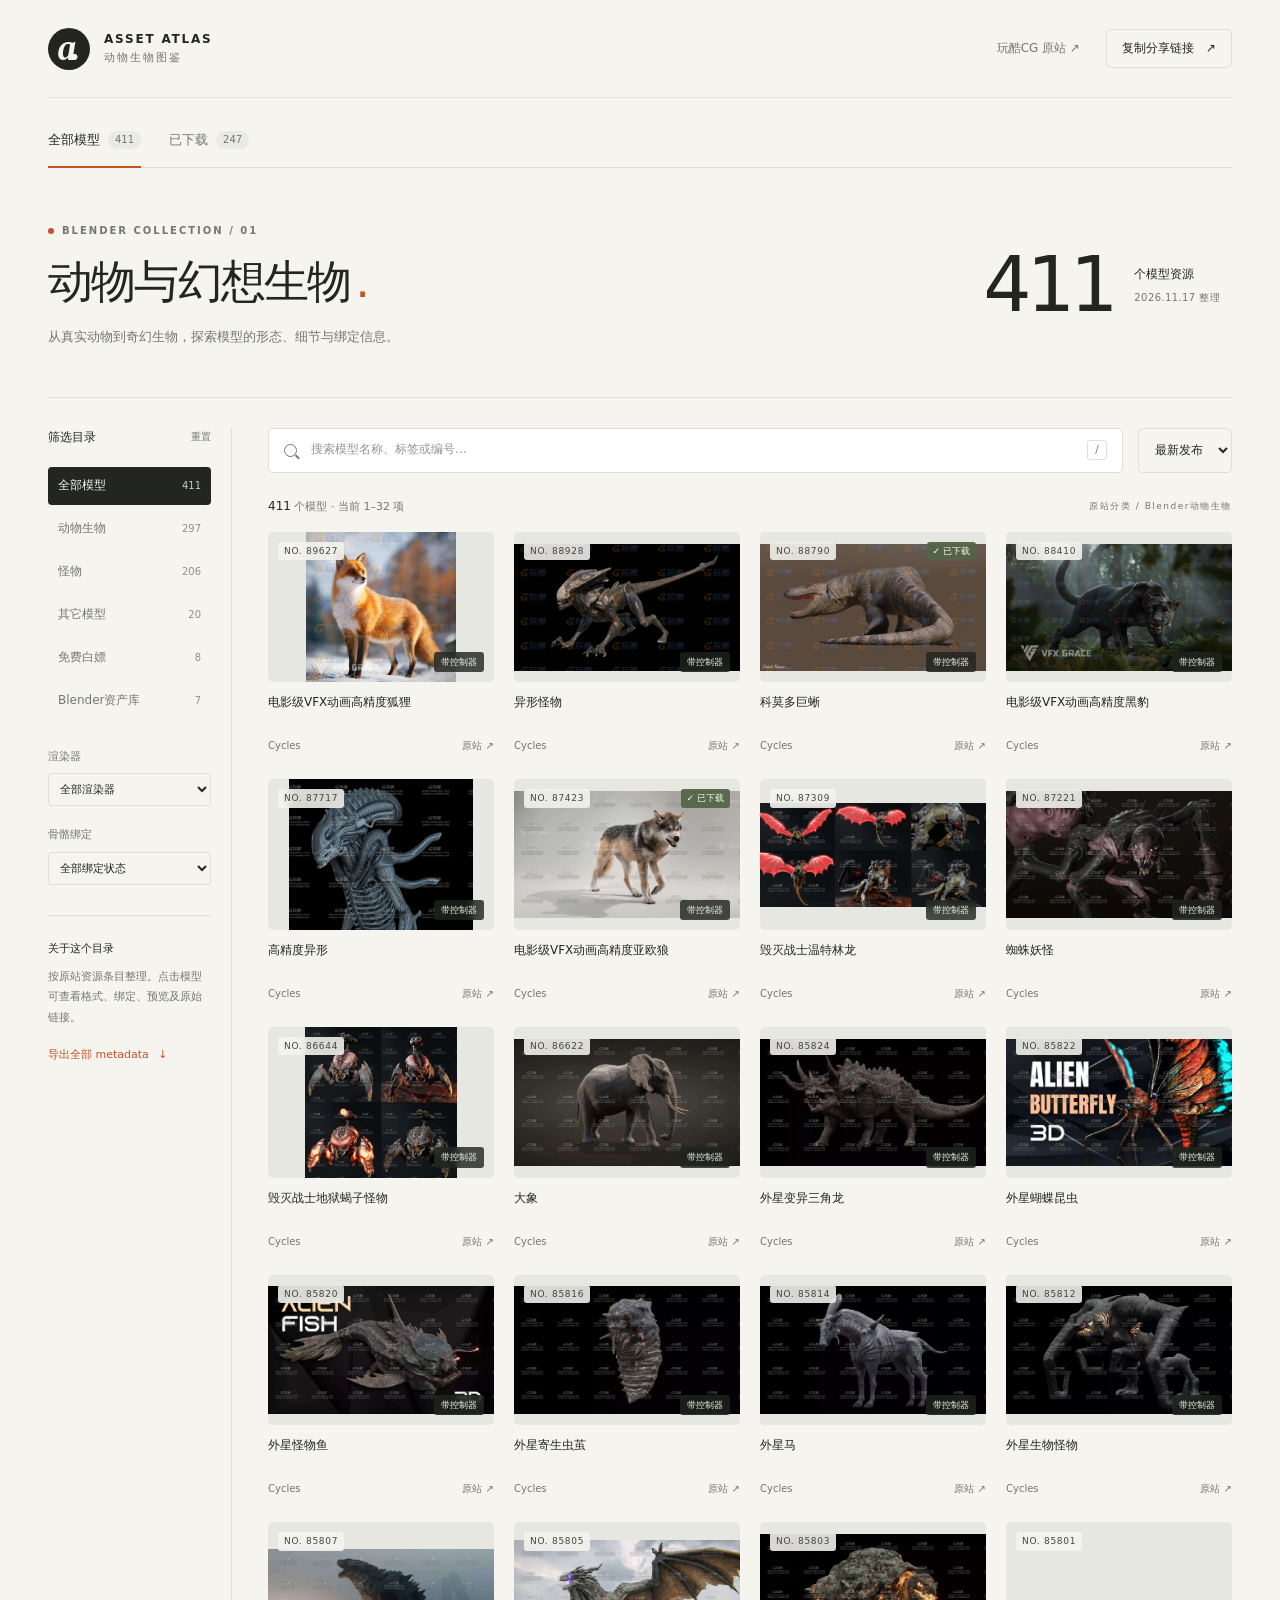
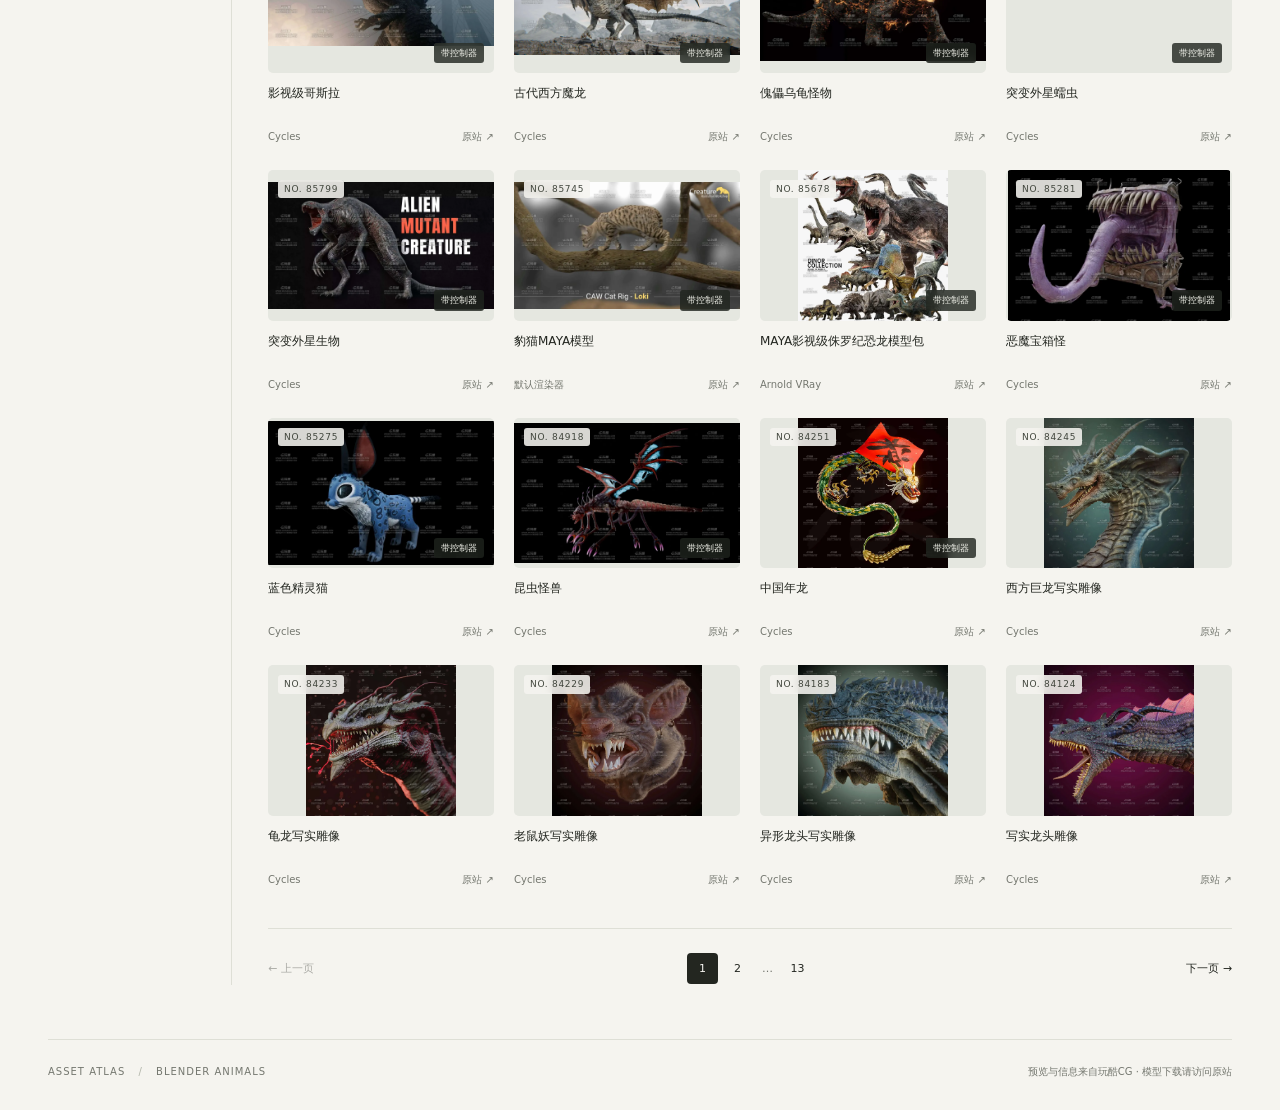
<file: index.html>
<!doctype html>
<html lang="zh-CN">
<head>
  <meta charset="UTF-8">
  <meta name="viewport" content="width=device-width,initial-scale=1">
  <meta name="description" content="浏览 411 个 Blender 动物、生物与幻想角色模型。支持搜索、标签筛选、绑定信息查看和 metadata 导出。">
  <meta name="referrer" content="no-referrer">
  <title>动物生物图鉴 · 411 个 Blender 模型</title>
  <link rel="stylesheet" href="styles.css?v=20261118-1">
  <script src="catalog.js" defer></script>
  <script src="downloads.js" defer></script>
  <script src="app.js?v=20261118-1" defer></script>
</head>
<body>
  <header class="topbar">
    <a class="brand" href="./" aria-label="动物生物图鉴首页"><span class="brand-symbol">a.</span><span>ASSET ATLAS<span class="brand-small">动物生物图鉴</span></span></a>
    <div class="top-actions"><a class="source-link" href="https://www.wankucg.com/category/动物生物模型/blender动物生物" target="_blank" rel="noopener noreferrer">玩酷CG 原站 ↗</a><button id="share-button" class="quiet-button" type="button">复制分享链接 <span aria-hidden="true">↗</span></button></div>
  </header>
  <main>
    <nav class="collection-nav" aria-label="资源目录"><a href="./" aria-current="page">全部模型 <span id="nav-all-count">411</span></a><a href="downloaded/">已下载 <span id="nav-downloaded-count">—</span></a></nav>
    <section class="intro">
      <div><p class="eyebrow"><span class="orange-dot"></span> BLENDER COLLECTION / 01</p><h1>动物与幻想生物<span class="title-period">.</span></h1><p class="intro-copy">从真实动物到奇幻生物，探索模型的形态、细节与绑定信息。</p></div>
      <div class="collection-stat"><span id="total-count">411</span><div>个模型资源<span id="collection-date">2026.11.17 更新</span></div></div>
    </section>
    <section class="workspace" aria-label="模型资源浏览">
      <aside class="filters">
        <div class="section-label">筛选目录 <button id="clear-filters" type="button">重置</button></div>
        <div id="tag-filters" class="tag-filters" aria-label="按原站标签筛选"></div>
        <div class="filter-field"><label for="renderer-filter">渲染器</label><select id="renderer-filter"><option value="">全部渲染器</option></select></div>
        <div class="filter-field"><label for="rig-filter">骨骼绑定</label><select id="rig-filter"><option value="">全部绑定状态</option><option value="controller">带控制器</option><option value="rigged">已标注骨骼绑定</option><option value="none">未绑定</option><option value="unknown">未标注</option></select></div>
        <div class="sidebar-note"><span>关于这个目录</span><p>按原站资源条目整理。点击模型可查看格式、绑定、预览及原始链接。</p><button id="export-button" type="button">导出全部 metadata <span aria-hidden="true">↓</span></button></div>
      </aside>
      <div class="results">
        <div class="toolbar"><label class="search-box"><span class="search-icon" aria-hidden="true"></span><span class="sr-only">搜索模型名称、标签或资源编号</span><input id="search" type="search" autocomplete="off" placeholder="搜索模型名称、标签或编号…"><kbd>/</kbd></label><label class="sort-label"><span class="sr-only">排序</span><select id="sort"><option value="newest">最新发布</option><option value="oldest">最早发布</option><option value="title">名称排序</option></select></label></div>
        <div class="result-heading"><p id="result-count" aria-live="polite">正在读取模型目录…</p><span class="format-label">原站分类 / Blender动物生物</span></div>
        <div id="model-grid" class="model-grid" aria-label="模型列表"></div>
        <div id="empty-state" class="empty-state" hidden><span>没有找到匹配的模型</span><p>试试其他名称，或清除筛选条件。</p><button type="button" id="empty-reset" class="primary-button">清除筛选</button></div>
        <nav class="pagination" aria-label="模型分页"><button id="previous-page" type="button">← 上一页</button><div id="page-numbers"></div><button id="next-page" type="button">下一页 →</button></nav>
      </div>
    </section>
  </main>
  <footer><span>ASSET ATLAS <span class="footer-divider">/</span> BLENDER ANIMALS</span><span>预览与信息来自玩酷CG · 模型下载请访问原站</span></footer>
  <dialog id="detail-dialog" aria-labelledby="detail-title">
    <div class="dialog-top"><span id="detail-id"></span><button id="close-detail" type="button" aria-label="关闭模型详情">关闭 <span aria-hidden="true">×</span></button></div>
    <div class="detail-layout"><div class="detail-visual"><div class="detail-image-wrap"><img id="detail-image" alt=""><div id="image-error" hidden>此图暂不可用，可前往原站查看完整预览。</div></div><div class="image-controls"><button id="previous-image" type="button" aria-label="上一张预览">←</button><span id="image-count"></span><button id="next-image" type="button" aria-label="下一张预览">→</button><a id="open-image" target="_blank" rel="noopener noreferrer">查看原图 ↗</a></div></div><div class="detail-info"><p class="eyebrow">BLENDER / ANIMAL & CREATURE</p><h2 id="detail-title"></h2><div id="detail-tags" class="detail-tags"></div><div id="detail-download" class="detail-download" hidden></div><dl id="detail-fields"></dl><div id="description-section"><h3>资源介绍</h3><p id="detail-description"></p></div><div class="detail-actions"><a id="detail-source" class="primary-button" target="_blank" rel="noopener noreferrer">前往原站查看模型 ↗</a><button id="export-item" type="button">导出本项 metadata ↓</button></div></div></div>
  </dialog>
  <div id="toast" class="toast" role="status" aria-live="polite" hidden></div>
  <noscript><p>请启用 JavaScript 以浏览和筛选模型目录。</p></noscript>
</body>
</html>
</file>
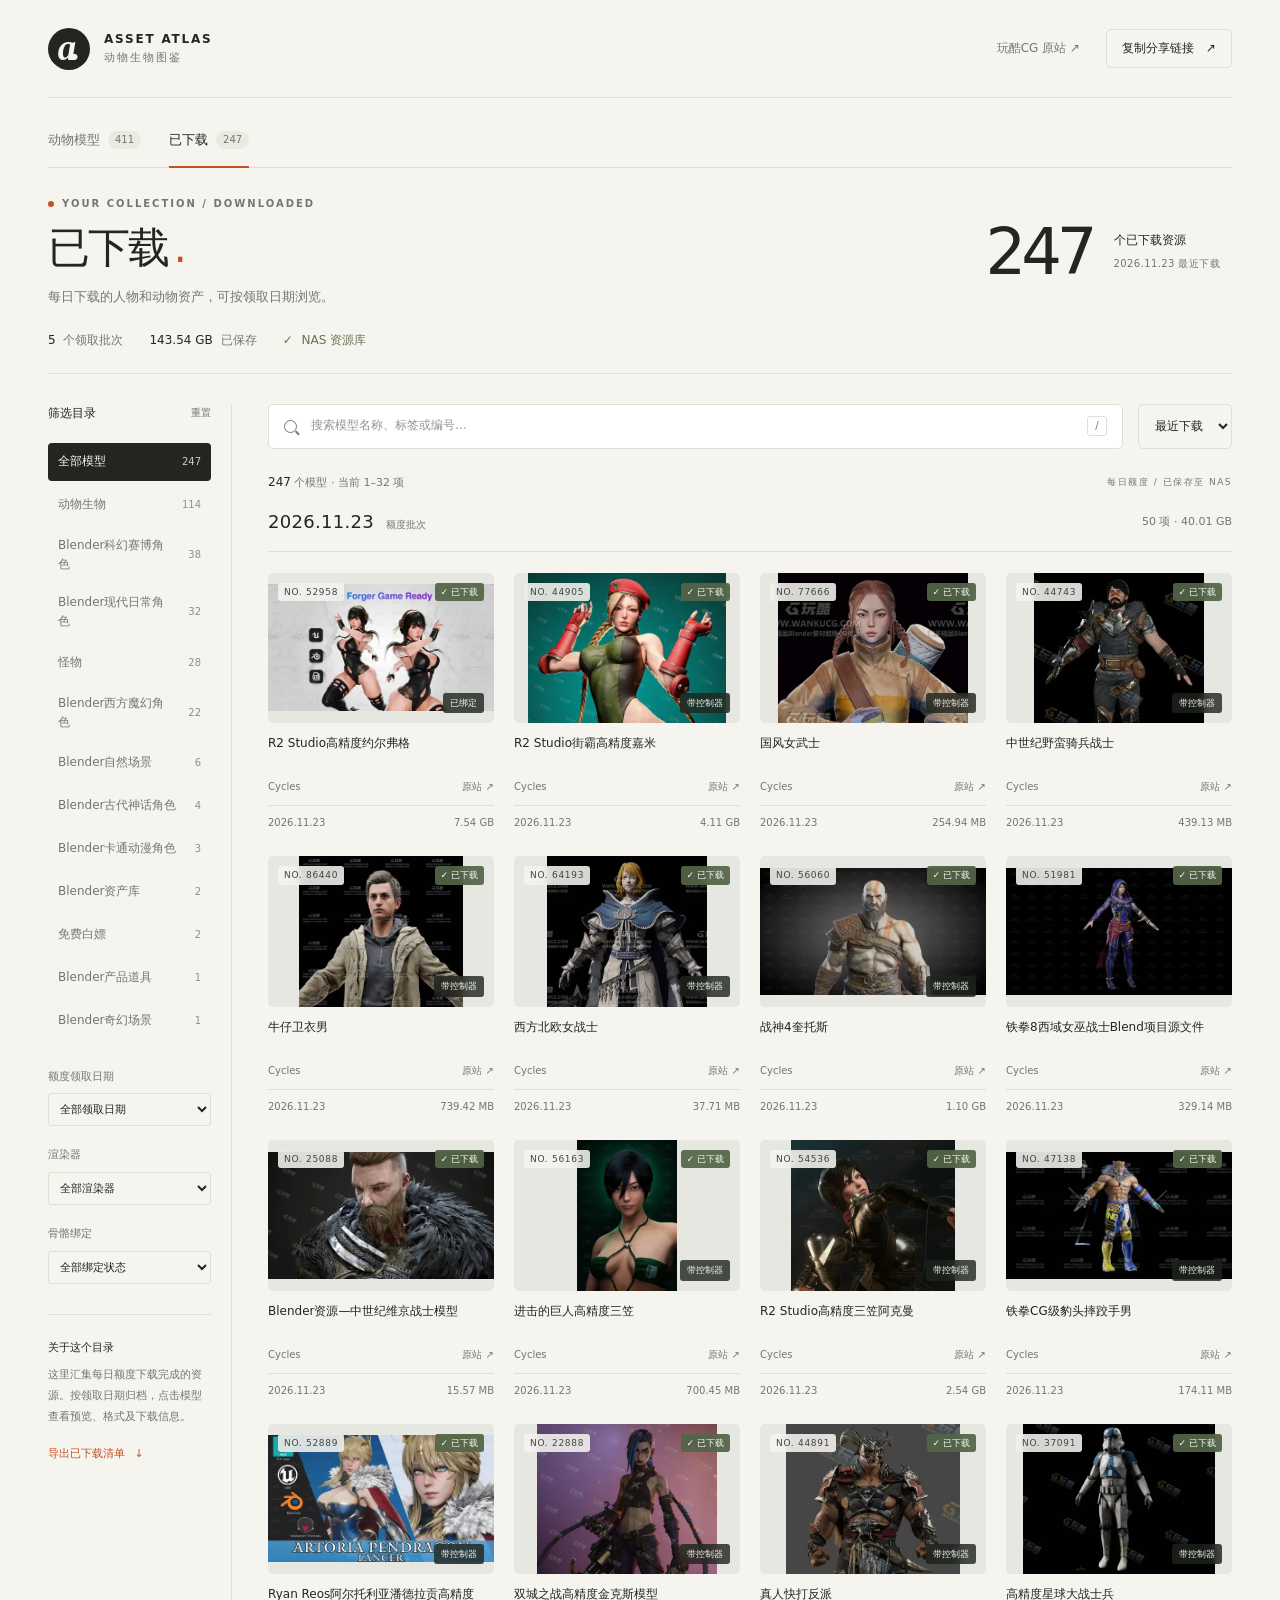
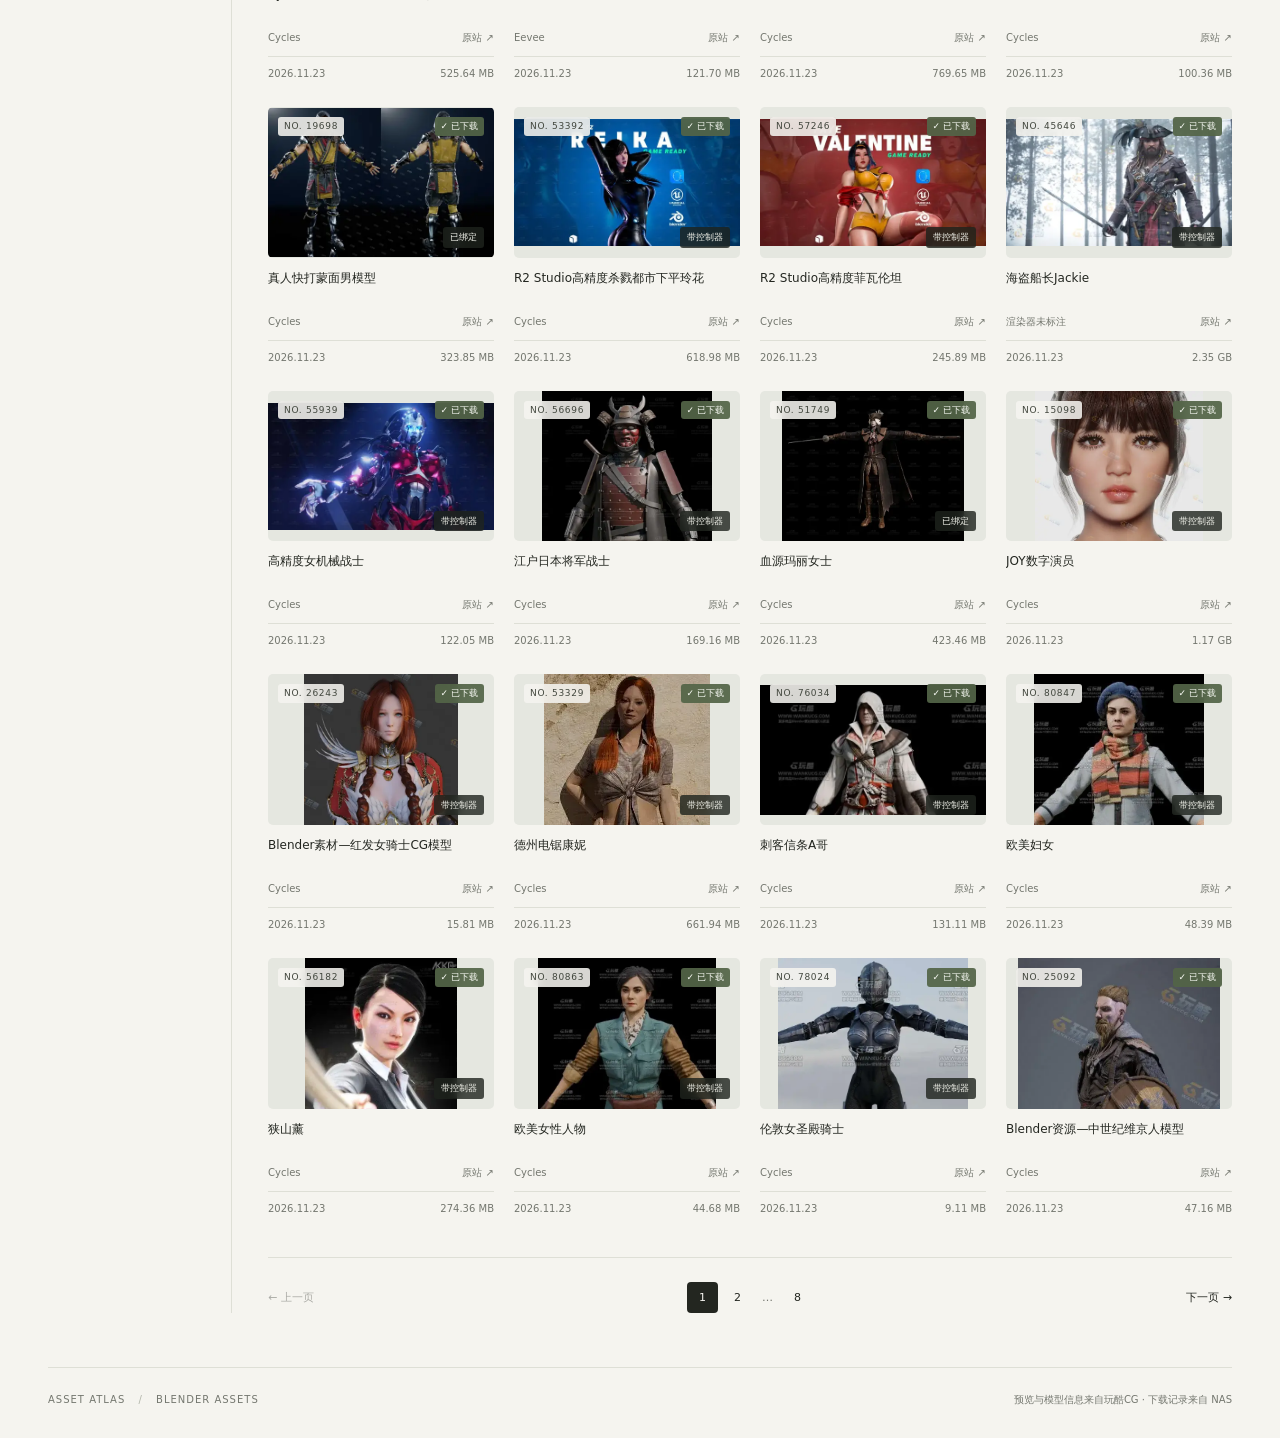
<file: downloaded/index.html>
<!doctype html>
<html lang="zh-CN">
<head>
  <base href="../">
  <meta charset="UTF-8">
  <meta name="viewport" content="width=device-width,initial-scale=1">
  <meta name="description" content="浏览每日额度下载完成的 Blender 人物和动物资产，按领取日期筛选，查看预览、绑定信息和文件大小。">
  <meta name="referrer" content="no-referrer">
  <title>已下载 · Blender 资产图鉴</title>
  <link rel="stylesheet" href="styles.css?v=20261118-1">
  <script src="catalog.js" defer></script>
  <script src="downloads.js" defer></script>
  <script src="app.js?v=20261118-1" defer></script>
</head>
<body data-view="downloaded">
  <header class="topbar">
    <a class="brand" href="./" aria-label="动物生物图鉴首页"><span class="brand-symbol">a.</span><span>ASSET ATLAS<span class="brand-small">动物生物图鉴</span></span></a>
    <div class="top-actions"><a class="source-link" href="https://www.wankucg.com/" target="_blank" rel="noopener noreferrer">玩酷CG 原站 ↗</a><button id="share-button" class="quiet-button" type="button">复制分享链接 <span aria-hidden="true">↗</span></button></div>
  </header>
  <main>
    <nav class="collection-nav" aria-label="资源目录"><a href="./">动物模型 <span id="nav-all-count">411</span></a><a href="downloaded/" aria-current="page">已下载 <span id="nav-downloaded-count">—</span></a></nav>
    <section class="intro">
      <div><p class="eyebrow"><span class="orange-dot"></span> YOUR COLLECTION / DOWNLOADED</p><h1>已下载<span class="title-period">.</span></h1><p class="intro-copy">每日下载的人物和动物资产，可按领取日期浏览。</p></div>
      <div class="collection-stat"><span id="total-count">—</span><div>个已下载资源<span id="collection-date">2026.11.17 更新</span></div></div>
    </section>
    <div class="download-summary" aria-label="下载概况"><span><strong id="download-batch-count">—</strong> 个领取批次</span><span><strong id="download-total-size">—</strong> 已保存</span><span class="storage-status"><span aria-hidden="true">✓</span> NAS 资源库</span></div>
    <section class="workspace" aria-label="模型资源浏览">
      <aside class="filters">
        <div class="section-label">筛选目录 <button id="clear-filters" type="button">重置</button></div>
        <div id="tag-filters" class="tag-filters" aria-label="按原站标签筛选"></div>
        <div class="filter-field"><label for="date-filter">额度领取日期</label><select id="date-filter"><option value="">全部领取日期</option></select></div>
        <div class="filter-field"><label for="renderer-filter">渲染器</label><select id="renderer-filter"><option value="">全部渲染器</option></select></div>
        <div class="filter-field"><label for="rig-filter">骨骼绑定</label><select id="rig-filter"><option value="">全部绑定状态</option><option value="controller">带控制器</option><option value="rigged">已标注骨骼绑定</option><option value="none">未绑定</option><option value="unknown">未标注</option></select></div>
        <div class="sidebar-note"><span>关于这个目录</span><p>这里汇集每日额度下载完成的资源。按领取日期归档，点击模型查看预览、格式及下载信息。</p><button id="export-button" type="button">导出已下载清单 <span aria-hidden="true">↓</span></button></div>
      </aside>
      <div class="results">
        <div class="toolbar"><label class="search-box"><span class="search-icon" aria-hidden="true"></span><span class="sr-only">搜索模型名称、标签或资源编号</span><input id="search" type="search" autocomplete="off" placeholder="搜索模型名称、标签或编号…"><kbd>/</kbd></label><label class="sort-label"><span class="sr-only">排序</span><select id="sort"><option value="downloaded">最近下载</option><option value="size">文件最大</option><option value="newest">最新发布</option><option value="oldest">最早发布</option><option value="title">名称排序</option></select></label></div>
        <div class="result-heading"><p id="result-count" aria-live="polite">正在读取下载记录…</p><span class="format-label">每日额度 / 已保存至 NAS</span></div>
        <div id="model-grid" class="model-grid" aria-label="模型列表"></div>
        <div id="empty-state" class="empty-state" hidden><span>没有找到匹配的模型</span><p>试试其他名称，或清除筛选条件。</p><button type="button" id="empty-reset" class="primary-button">清除筛选</button></div>
        <nav class="pagination" aria-label="模型分页"><button id="previous-page" type="button">← 上一页</button><div id="page-numbers"></div><button id="next-page" type="button">下一页 →</button></nav>
      </div>
    </section>
  </main>
  <footer><span>ASSET ATLAS <span class="footer-divider">/</span> BLENDER ASSETS</span><span>预览与模型信息来自玩酷CG · 下载记录来自 NAS</span></footer>
  <dialog id="detail-dialog" aria-labelledby="detail-title">
    <div class="dialog-top"><span id="detail-id"></span><button id="close-detail" type="button" aria-label="关闭模型详情">关闭 <span aria-hidden="true">×</span></button></div>
    <div class="detail-layout"><div class="detail-visual"><div class="detail-image-wrap"><img id="detail-image" alt=""><div id="image-error" hidden>此图暂不可用，可前往原站查看完整预览。</div></div><div class="image-controls"><button id="previous-image" type="button" aria-label="上一张预览">←</button><span id="image-count"></span><button id="next-image" type="button" aria-label="下一张预览">→</button><a id="open-image" target="_blank" rel="noopener noreferrer">查看原图 ↗</a></div></div><div class="detail-info"><p class="eyebrow">BLENDER / 下载资产</p><h2 id="detail-title"></h2><div id="detail-tags" class="detail-tags"></div><div id="detail-download" class="detail-download" hidden></div><dl id="detail-fields"></dl><div id="description-section"><h3>资源介绍</h3><p id="detail-description"></p></div><div class="detail-actions"><a id="detail-source" class="primary-button" target="_blank" rel="noopener noreferrer">前往原站查看模型 ↗</a><button id="export-item" type="button">导出本项 metadata ↓</button></div></div></div>
  </dialog>
  <div id="toast" class="toast" role="status" aria-live="polite" hidden></div>
  <noscript><p>请启用 JavaScript 以浏览和筛选模型目录。</p></noscript>
</body>
</html>
</file>
<file: styles.css>
:root{color-scheme:light;--paper:#f5f4ef;--surface:#fff;--ink:#232620;--subtle:#74776f;--line:#dedfd6;--orange:#c95024;--olive:#667451;--wash:#e9ebe3;font-family:Inter,"PingFang SC","Microsoft YaHei",system-ui,sans-serif;font-synthesis:none}
*{box-sizing:border-box}body{margin:0;background:var(--paper);color:var(--ink);font-size:14px;line-height:1.6}a{color:inherit;text-decoration:none}button,input,select{font:inherit}button,a,select,input{-webkit-tap-highlight-color:transparent}button{cursor:pointer;color:inherit}button:focus-visible,a:focus-visible,input:focus-visible,select:focus-visible{outline:2px solid var(--orange);outline-offset:4px}button{background:none;border:0}button:disabled{opacity:.35;cursor:default}h1,h2,h3,p{margin:0}img{display:block;max-width:100%}[hidden]{display:none!important}.sr-only{position:absolute;width:1px;height:1px;overflow:hidden;clip:rect(0,0,0,0);white-space:nowrap}
.topbar,main,footer{width:min(1600px,calc(100% - 96px));margin:auto}.topbar{min-height:98px;display:flex;align-items:center;justify-content:space-between;border-bottom:1px solid var(--line);gap:24px}.brand{display:flex;align-items:center;gap:14px;font-size:12px;letter-spacing:1.8px;font-weight:600;line-height:1.6}.brand-symbol{height:42px;width:42px;background:var(--ink);color:var(--paper);font-family:Georgia,serif;font-style:italic;font-size:37px;line-height:39px;text-align:center;border-radius:50%;letter-spacing:-5px;padding-right:5px}.brand-small{display:block;font-size:11px;letter-spacing:2px;font-weight:400;color:var(--subtle)}.top-actions{display:flex;align-items:center;gap:26px}.source-link{font-size:12px;color:var(--subtle)}.quiet-button{border:1px solid var(--line);padding:9px 15px;border-radius:5px;font-size:12px}.quiet-button:hover{border-color:var(--ink)}.quiet-button span{margin-left:8px}.intro{padding:55px 0 49px;display:flex;align-items:center;justify-content:space-between;gap:40px}.eyebrow{font-size:10px;letter-spacing:2px;font-weight:600;color:var(--subtle);display:flex;align-items:center;gap:8px}.orange-dot{height:6px;width:6px;border-radius:50%;background:var(--orange)}h1{font-size:clamp(30px,3.5vw,52px);font-weight:500;letter-spacing:-1.8px;line-height:1.25;margin:15px 0 17px}.title-period{color:var(--orange);margin-left:5px}.intro-copy{color:var(--subtle);font-size:13px}.collection-stat{display:flex;align-items:center;gap:21px;padding-right:12px}.collection-stat>span{font-size:76px;line-height:1;font-weight:400;letter-spacing:-5px;font-variant-numeric:tabular-nums}.collection-stat>div{font-size:12px;color:var(--ink)}.collection-stat>div>span{display:block;font-size:10px;color:var(--subtle);margin-top:6px;letter-spacing:.4px}.workspace{border-top:1px solid var(--line);display:grid;grid-template-columns:184px minmax(0,1fr);gap:36px;padding:30px 0 54px}.filters{padding-right:20px;border-right:1px solid var(--line)}.section-label{font-size:12px;display:flex;align-items:center;justify-content:space-between;gap:10px;margin:0 0 20px}.section-label button{font-size:10px;color:var(--subtle);padding:0}.tag-filters{display:grid;gap:5px;margin-bottom:28px}.tag-button{display:flex;align-items:center;justify-content:space-between;gap:12px;text-align:left;font-size:12px;min-height:38px;padding:7px 10px;border-radius:4px;color:var(--subtle)}.tag-button .tag-count{font-size:10px;opacity:.8;font-variant-numeric:tabular-nums}.tag-button:hover{background:var(--wash);color:var(--ink)}.tag-button.active{background:var(--ink);color:var(--paper)}.filter-field{margin:20px 0}.filter-field label{display:block;font-size:11px;color:var(--subtle);margin-bottom:8px}.filter-field select{width:100%;background:transparent;border:1px solid var(--line);padding:8px 7px;border-radius:3px;font-size:11px;color:var(--ink)}.sidebar-note{border-top:1px solid var(--line);padding-top:24px;margin-top:30px;color:var(--subtle);font-size:11px}.sidebar-note>span{color:var(--ink);font-size:11px}.sidebar-note p{margin:9px 0 17px;line-height:1.9}.sidebar-note button{font-size:11px;text-align:left;padding:0;color:var(--orange)}.sidebar-note button span{margin-left:6px}.toolbar{display:flex;gap:15px;height:45px}.search-box{flex:1;display:flex;align-items:center;background:#fff;border:1px solid var(--line);border-radius:5px;gap:12px;padding:0 15px;min-width:0}.search-icon{width:13px;height:13px;border:1.5px solid var(--subtle);border-radius:50%;position:relative;flex:none}.search-icon:after{content:"";position:absolute;width:5px;height:1.5px;background:var(--subtle);right:-4px;bottom:-2px;transform:rotate(45deg)}.search-box input{border:0;background:none;outline:none;min-width:0;width:100%;font-size:12px;color:var(--ink)}.search-box input::placeholder{color:#93968d}.search-box kbd{font-family:inherit;font-size:10px;border:1px solid var(--line);height:20px;line-height:18px;min-width:20px;text-align:center;color:var(--subtle);border-radius:3px}.sort-label{display:flex;align-items:center}.sort-label select{border:1px solid var(--line);height:45px;padding:0 12px;border-radius:5px;color:var(--ink);background:transparent;font-size:12px;max-width:140px}.result-heading{display:flex;align-items:center;justify-content:space-between;gap:16px;margin:24px 0 16px}.result-heading p{color:var(--subtle);font-size:11px}.result-heading strong{color:var(--ink);font-size:12px;font-weight:500}.format-label{font-size:9px;letter-spacing:1.5px;color:var(--subtle)}.model-grid{display:grid;grid-template-columns:repeat(4,minmax(0,1fr));gap:25px 20px}.model-card{min-width:0}.card-open{padding:0;display:block;width:100%;text-align:left}.card-image{margin:0;position:relative;aspect-ratio:1.5;overflow:hidden;background:#e5e7e0;border-radius:5px}.card-image img{width:100%;height:100%;object-fit:contain;transition:transform .25s ease}.card-open:hover .card-image img{transform:scale(1.035)}.card-id{position:absolute;top:10px;left:10px;background:rgba(245,244,239,.88);color:#41463d;padding:2px 6px;border-radius:3px;font-size:9px;letter-spacing:.7px;backdrop-filter:blur(5px)}.card-badge{position:absolute;bottom:10px;right:10px;background:rgba(31,36,29,.8);color:#f2f3eb;padding:3px 7px;border-radius:3px;font-size:9px;backdrop-filter:blur(5px)}.card-title{font-size:12px;font-weight:500;line-height:1.7;display:-webkit-box;-webkit-line-clamp:2;-webkit-box-orient:vertical;overflow:hidden;min-height:41px;margin-top:10px}.card-meta{display:flex;justify-content:space-between;align-items:center;gap:8px;margin-top:5px;font-size:10px;color:var(--subtle)}.card-meta>span{white-space:nowrap;overflow:hidden;text-overflow:ellipsis;max-width:80%}.card-meta a{white-space:nowrap}.card-meta a:hover{color:var(--orange)}.no-preview{height:100%;display:grid;place-items:center;color:var(--subtle);font-size:12px}.empty-state{text-align:center;padding:90px 20px;color:var(--subtle)}.empty-state>span{font-size:20px;color:var(--ink)}.empty-state p{margin:12px 0 24px}.pagination{display:flex;align-items:center;justify-content:space-between;gap:12px;margin-top:40px;border-top:1px solid var(--line);padding-top:24px;font-size:11px}.pagination>button{padding:7px 0;white-space:nowrap}.pagination>div{display:flex;gap:4px;align-items:center}.page-button{width:31px;height:31px;border-radius:4px;font-size:11px;font-variant-numeric:tabular-nums}.page-button.active{background:var(--ink);color:var(--paper)}.page-button:not(.active):hover{background:var(--wash)}.page-ellipsis{color:var(--subtle);padding:0 5px}footer{border-top:1px solid var(--line);display:flex;justify-content:space-between;gap:20px;padding:24px 0 30px;font-size:10px;color:var(--subtle)}footer>span:first-child{letter-spacing:1px}.footer-divider{margin:0 9px;color:#b2b6aa}.primary-button{display:inline-flex;align-items:center;justify-content:center;padding:11px 18px;background:var(--ink);color:var(--paper);border:1px solid var(--ink);border-radius:5px;font-size:12px}.primary-button:hover{background:#444b3e}.toast{position:fixed;bottom:28px;left:50%;transform:translateX(-50%);z-index:10;background:var(--ink);color:var(--paper);padding:12px 23px;font-size:12px;border-radius:6px;box-shadow:0 8px 40px #0002;max-width:calc(100% - 32px);text-align:center}
dialog{border:0;padding:0;border-radius:8px;background:var(--paper);color:var(--ink);width:min(1130px,calc(100% - 40px));max-height:calc(100dvh - 50px);box-shadow:0 20px 100px #0004}dialog::backdrop{background:rgba(22,27,22,.7);backdrop-filter:blur(4px)}.dialog-top{display:flex;align-items:center;justify-content:space-between;padding:17px 24px;border-bottom:1px solid var(--line);font-size:10px;letter-spacing:1px;color:var(--subtle)}.dialog-top button{font-size:11px;display:flex;align-items:center;gap:15px}.dialog-top button span{font-size:23px;line-height:1}.detail-layout{display:grid;grid-template-columns:minmax(0,1.45fr) minmax(0,1fr)}.detail-visual{padding:24px;border-right:1px solid var(--line)}.detail-image-wrap{aspect-ratio:1.2;display:flex;align-items:center;justify-content:center;background:#e4e6df;border-radius:5px;position:relative;overflow:hidden}.detail-image-wrap img{height:100%;width:100%;object-fit:contain}.detail-image-wrap>div{position:absolute;bottom:10px;left:10px;right:10px;background:#f5f4eff0;padding:10px;font-size:11px}.image-controls{display:flex;align-items:center;gap:16px;margin-top:14px;font-size:11px;color:var(--subtle)}.image-controls button{border:1px solid var(--line);width:32px;height:30px;border-radius:4px}.image-controls a{margin-left:auto;font-size:10px}.detail-info{padding:29px 26px}.detail-info .eyebrow{font-size:8px;letter-spacing:1.2px}.detail-info h2{font-size:23px;font-weight:500;line-height:1.5;margin:15px 0}.detail-tags{display:flex;gap:6px;flex-wrap:wrap}.detail-tags span{font-size:10px;background:var(--wash);padding:3px 7px;border-radius:3px}.detail-info dl{margin:24px 0;border-top:1px solid var(--line);padding-top:12px}.detail-info dl>div{display:grid;grid-template-columns:76px minmax(0,1fr);gap:12px;padding:7px 0;font-size:11px}.detail-info dt{color:var(--subtle)}.detail-info dd{margin:0;overflow-wrap:anywhere}.detail-info h3{font-size:11px;font-weight:500;margin-bottom:8px}.detail-info #detail-description{font-size:11px;color:var(--subtle);line-height:1.9;white-space:pre-wrap;overflow-wrap:anywhere}.detail-actions{margin-top:25px;display:flex;gap:15px;flex-direction:column;align-items:stretch}.detail-actions>button{font-size:11px;color:var(--subtle);padding:5px}.detail-actions a{text-align:center}
@media(min-width:1800px){.model-grid{gap:30px 24px}.card-title{font-size:13px}}@media(max-width:1250px){.topbar,main,footer{width:calc(100% - 64px)}.workspace{gap:25px;grid-template-columns:165px minmax(0,1fr)}.model-grid{grid-template-columns:repeat(3,minmax(0,1fr));gap:24px 17px}.collection-stat>span{font-size:62px}.intro{padding:42px 0}}
@media(max-width:900px){.topbar,main,footer{width:calc(100% - 40px)}.topbar{min-height:80px}.source-link{display:none}.intro{gap:20px}.intro-copy{max-width:380px;font-size:12px}.collection-stat{gap:12px;padding:0}.collection-stat>span{font-size:54px}.collection-stat>div{font-size:10px}.collection-stat>div>span{font-size:9px}.workspace{display:block}.filters{border-right:0;padding:0;display:flex;flex-wrap:wrap;gap:12px 16px;margin-bottom:20px;align-items:center}.section-label{display:none}.tag-filters{display:flex;flex-wrap:wrap;gap:7px;flex:1 0 100%;margin:0}.tag-button{border:1px solid var(--line);padding:6px 11px;min-height:34px;gap:8px;font-size:11px}.filter-field{margin:0;flex:1;max-width:220px}.filter-field label{display:none}.filter-field select{height:35px}.sidebar-note{border:0;margin:0;padding:0;margin-left:auto;align-self:center}.sidebar-note>span,.sidebar-note p{display:none}.sidebar-note button{font-size:10px}.model-grid{grid-template-columns:repeat(3,minmax(0,1fr))}.detail-layout{grid-template-columns:1fr}.detail-visual{border-right:0;padding:20px 24px 0}.detail-image-wrap{aspect-ratio:1.75}.detail-info{padding:25px}.detail-info h2{font-size:21px}.detail-info dl{display:grid;grid-template-columns:1fr 1fr;gap:0 25px}}
@media(max-width:560px){.topbar,main,footer{width:calc(100% - 32px)}.topbar{min-height:74px}.brand{gap:10px;font-size:10px;letter-spacing:1px}.brand-symbol{height:34px;width:34px;font-size:30px;line-height:31px}.brand-small{font-size:9px;letter-spacing:1px}.quiet-button{font-size:10px;padding:8px 9px}.quiet-button span{display:none}.top-actions{gap:8px}.intro{padding:31px 0;align-items:flex-start;flex-direction:column;gap:22px}.eyebrow{font-size:8px;letter-spacing:1.5px}h1{font-size:32px;letter-spacing:-1px;margin:12px 0}.intro-copy{font-size:11px;max-width:none}.collection-stat{gap:13px;align-items:center}.collection-stat>span{font-size:40px;letter-spacing:-2px}.collection-stat>div{display:flex;gap:12px;align-items:baseline;font-size:11px}.collection-stat>div>span{margin:0}.workspace{padding-top:23px}.filters{gap:12px 10px}.filter-field{max-width:none;min-width:0}.sidebar-note{flex:1 0 100%;margin:0}.sidebar-note button{min-height:30px}.tag-button{font-size:10px;padding:6px 9px;min-height:36px}.toolbar{height:42px;gap:9px}.search-box{gap:10px;padding:0 11px}.search-box input{font-size:12px}.search-box kbd{display:none}.sort-label select{height:42px;max-width:100px;font-size:10px;padding:0 7px}.model-grid{grid-template-columns:repeat(2,minmax(0,1fr));gap:24px 12px}.card-title{font-size:11px;min-height:38px}.card-image{aspect-ratio:1.3}.card-id{top:6px;left:6px;font-size:8px;padding:1px 4px}.card-badge{bottom:6px;right:6px;font-size:8px;padding:2px 5px}.card-meta{font-size:9px}.format-label{font-size:8px;letter-spacing:.7px}.result-heading{margin-top:20px}.pagination{font-size:10px;margin-top:28px;gap:6px}.page-button{width:26px;height:30px;font-size:10px}.pagination>div{gap:0}.page-ellipsis{padding:0 3px}.pagination>button{font-size:10px}footer{display:block;font-size:9px;line-height:2.3}footer>span{display:block}dialog{width:calc(100% - 20px);max-height:calc(100dvh - 24px);border-radius:6px}.dialog-top{padding:13px 16px}.detail-visual{padding:15px 16px 0}.detail-image-wrap{aspect-ratio:1.3}.detail-info{padding:24px 19px}.detail-info h2{font-size:19px}.detail-info dl{display:block}.detail-info dl>div{grid-template-columns:70px minmax(0,1fr)}.image-controls{gap:13px}.image-controls button{height:36px;width:36px}.dialog-top button{min-height:30px}}
@media(prefers-reduced-motion:reduce){*,*::before,*::after{transition:none!important;scroll-behavior:auto!important}}
.collection-nav{display:flex;gap:28px;border-bottom:1px solid var(--line);padding-top:19px}.collection-nav>a{display:flex;align-items:center;gap:8px;padding:13px 0 15px;color:var(--subtle);font-size:13px;border-bottom:2px solid transparent;margin-bottom:-1px}.collection-nav>a[aria-current=page]{color:var(--ink);border-color:var(--orange);font-weight:600}.collection-nav>a:hover{color:var(--orange)}.collection-nav>a>span{font-size:10px;font-variant-numeric:tabular-nums;padding:1px 7px;border-radius:20px;background:var(--wash);color:var(--subtle);font-weight:400}.download-summary{display:flex;align-items:center;flex-wrap:wrap;gap:14px 26px;padding:0 0 25px;color:var(--subtle);font-size:12px}.download-summary strong{color:var(--ink);font-weight:500;font-variant-numeric:tabular-nums;margin-right:4px}.storage-status{color:var(--olive)}.storage-status>span{margin-right:5px}.download-batch{grid-column:1/-1;display:flex;align-items:center;justify-content:space-between;gap:16px;padding:0 0 14px;border-bottom:1px solid var(--line);margin-bottom:-4px}.download-batch h2{font-size:18px;font-weight:500;font-variant-numeric:tabular-nums;letter-spacing:.3px;margin:0}.download-batch h2>span{font-size:10px;font-weight:400;letter-spacing:0;color:var(--subtle);margin-left:12px}.download-batch p{font-size:11px;color:var(--subtle);white-space:nowrap}.download-badge{position:absolute;top:10px;right:10px;color:#f6f8f2;background:#536548ed;backdrop-filter:blur(5px);border-radius:3px;padding:2px 6px;font-size:9px}.download-meta{display:flex;justify-content:space-between;gap:8px;border-top:1px solid var(--line);padding-top:9px;margin-top:10px;font-size:10px;color:var(--subtle);font-variant-numeric:tabular-nums}.detail-download{display:flex;justify-content:space-between;gap:12px;margin-top:18px;padding:11px 12px;border-radius:4px;background:#e4eadf;color:#49603f;font-size:11px}.detail-download>a{font-size:10px;text-decoration:underline;text-underline-offset:3px}
@media(max-width:560px){.collection-nav{padding-top:8px;gap:24px}.collection-nav>a{font-size:12px;padding:12px 0}.download-summary{font-size:10px;gap:10px 18px;padding-bottom:20px}.download-batch{gap:8px;padding-bottom:12px}.download-batch h2{font-size:15px}.download-batch h2>span{font-size:9px;margin-left:7px}.download-batch p{font-size:9px}.download-badge{top:6px;right:6px;font-size:8px;padding:1px 4px}.download-meta{font-size:9px;padding-top:7px;margin-top:9px}.detail-download{flex-wrap:wrap}}

[data-view="downloaded"] .intro{padding:28px 0 24px}[data-view="downloaded"] h1{font-size:clamp(32px,3.3vw,44px);margin:10px 0 12px}[data-view="downloaded"] .collection-stat>span{font-size:64px}[data-view="downloaded"] .download-summary{padding-bottom:22px}@media(max-width:560px){[data-view="downloaded"] .collection-stat>span{font-size:40px}}
</file>
